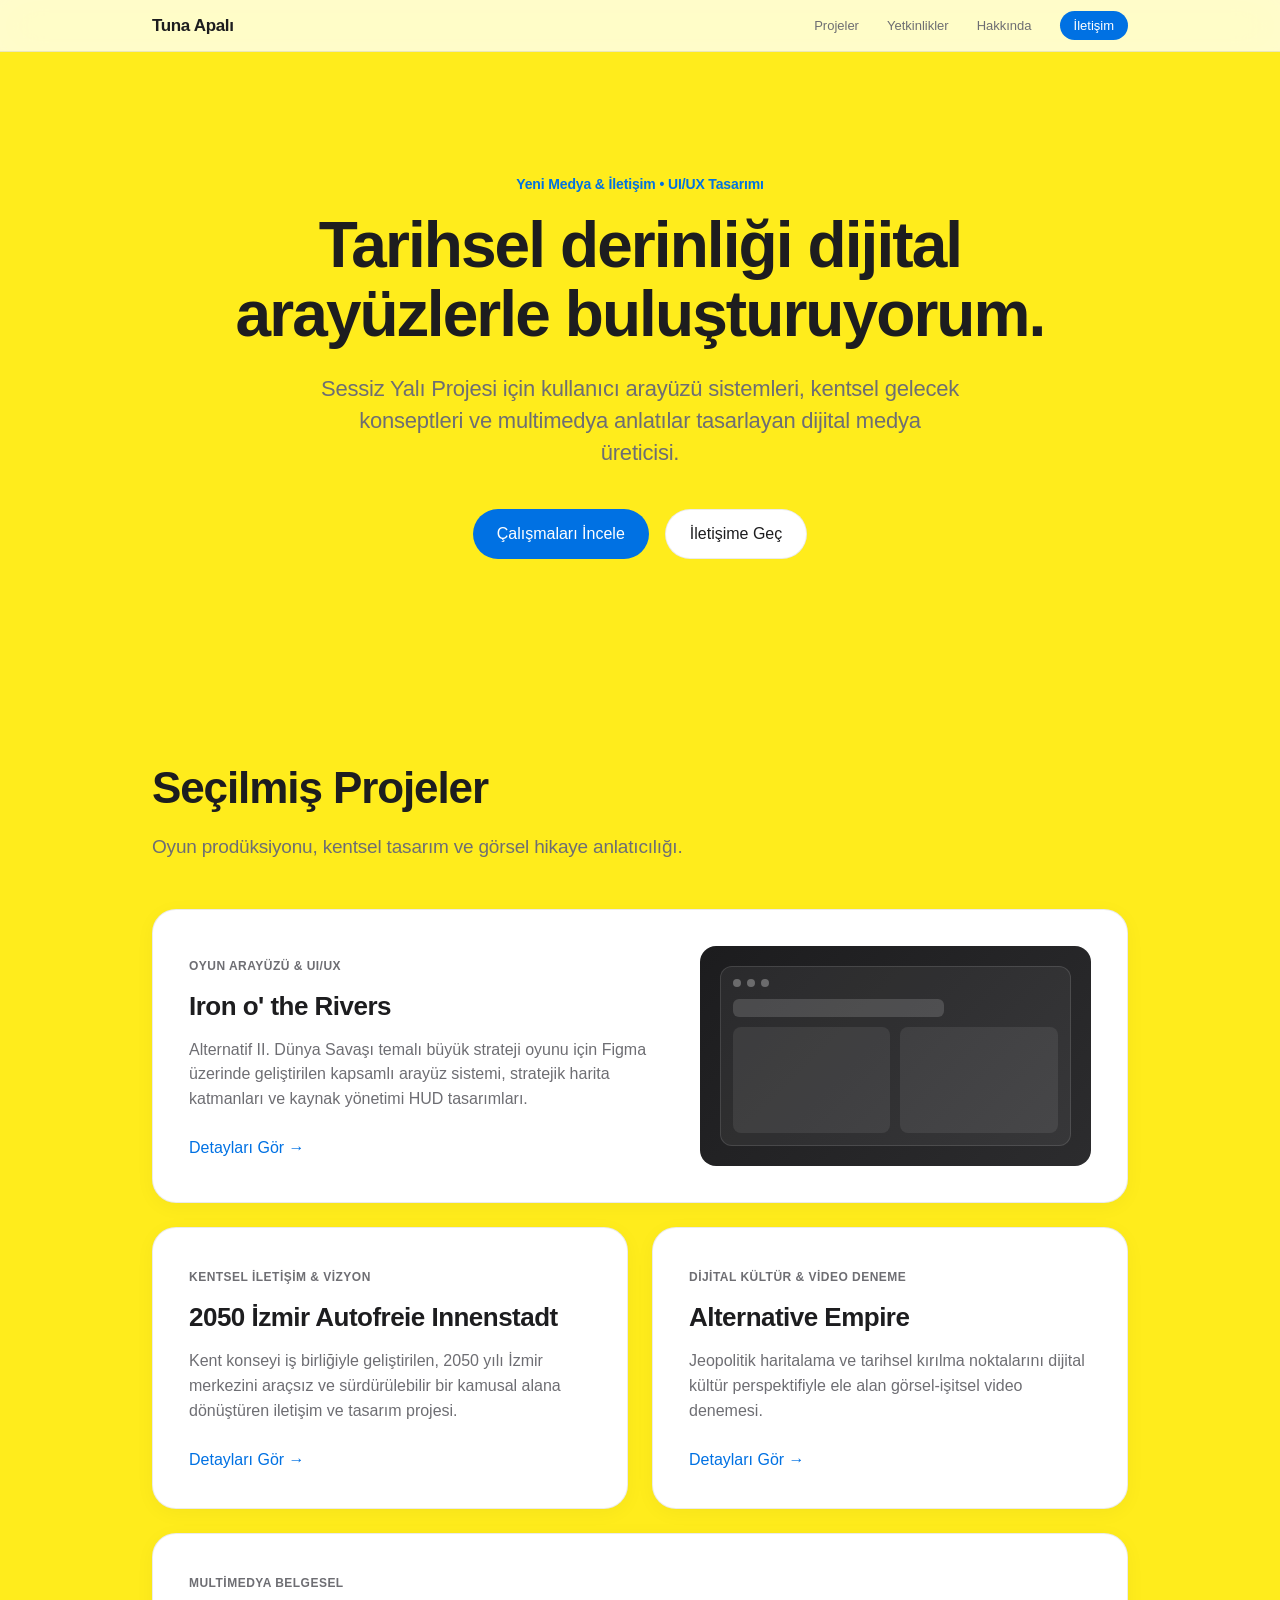
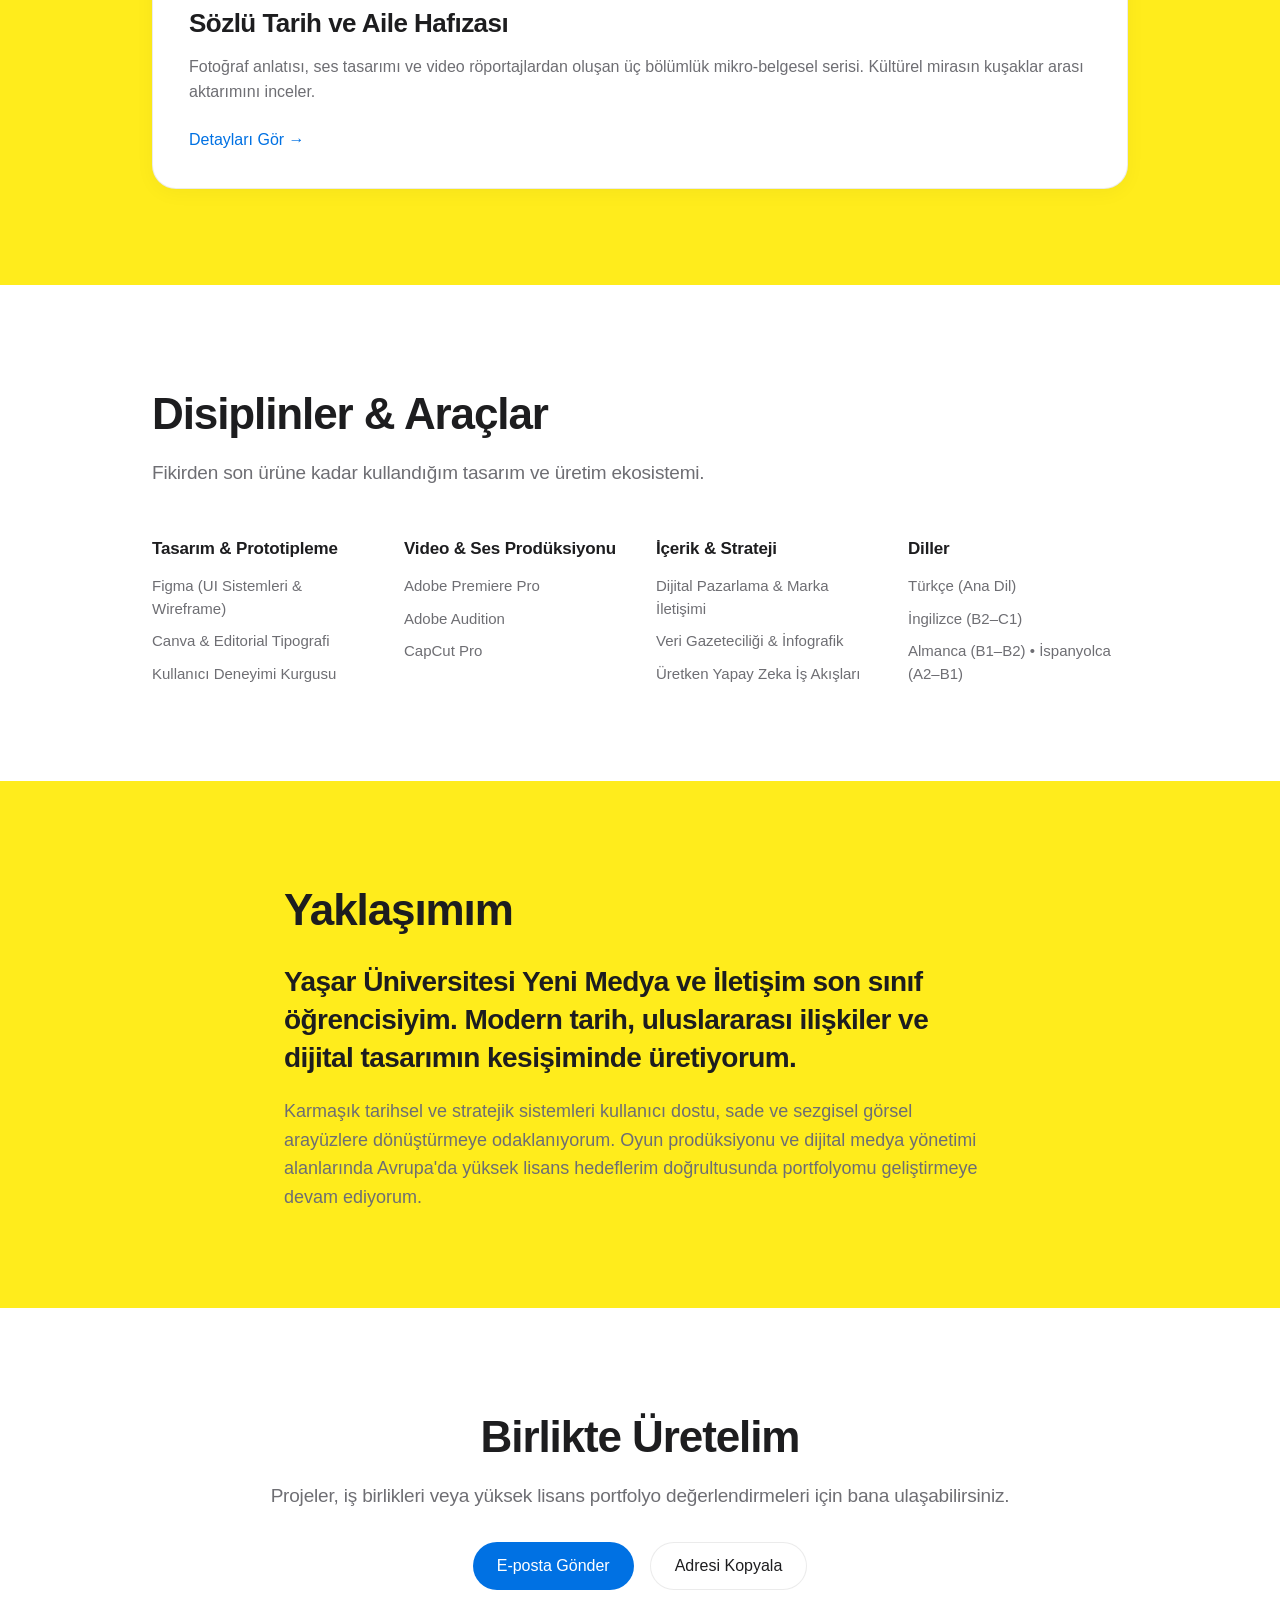
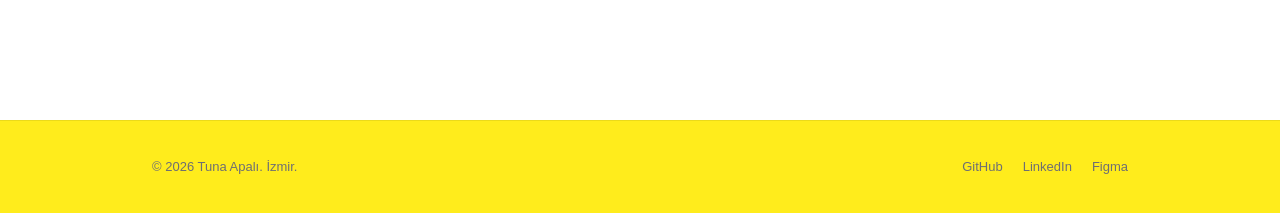
<file: sessiz yalı/index.html>
<!DOCTYPE html>
<html lang="tr">
<head>
    <meta charset="UTF-8">
    <meta name="viewport" content="width=device-width, initial-scale=1.0">
    <title>Tuna Apalı — Dijital Medya & UI/UX Tasarımı</title>
    <link rel="stylesheet" href="style.css">
</head>
<body>

    <!-- Apple HIG Translucent Navigation Bar -->
    <header class="navbar">
        <div class="nav-container">
            <a href="#" class="nav-logo">Tuna Apalı</a>
            <nav class="nav-links">
                <a href="#projeler">Projeler</a>
                <a href="#yetkinlikler">Yetkinlikler</a>
                <a href="#hakkinda">Hakkında</a>
                <a href="#iletisim" class="nav-cta">İletişim</a>
            </nav>
        </div>
    </header>

    <main>
        <!-- Hero Section -->
        <section class="hero reveal">
            <div class="container">
                <span class="eyebrow">Yeni Medya & İletişim • UI/UX Tasarımı</span>
                <h1 class="hero-title">Tarihsel derinliği dijital arayüzlerle buluşturuyorum.</h1>
                <p class="hero-subtitle">
                    Sessiz Yalı Projesi için kullanıcı arayüzü sistemleri, kentsel gelecek konseptleri ve multimedya anlatılar tasarlayan dijital medya üreticisi.
                </p>
                <div class="hero-actions">
                    <a href="#projeler" class="btn btn-primary">Çalışmaları İncele</a>
                    <a href="#iletisim" class="btn btn-secondary">İletişime Geç</a>
                </div>
            </div>
        </section>

        <!-- Bento Grid Projects Section -->
        <section id="projeler" class="section">
            <div class="container">
                <div class="section-header reveal">
                    <h2 class="section-title">Seçilmiş Projeler</h2>
                    <p class="section-desc">Oyun prodüksiyonu, kentsel tasarım ve görsel hikaye anlatıcılığı.</p>
                </div>

                <div class="bento-grid">
                    <!-- Project 1: Featured Large Card -->
                    <article class="bento-card card-large reveal" data-project="iron">
                        <div class="card-content">
                            <span class="card-tag">Oyun Arayüzü & UI/UX</span>
                            <h3 class="card-title">Iron o' the Rivers</h3>
                            <p class="card-text">
                                Alternatif II. Dünya Savaşı temalı büyük strateji oyunu için Figma üzerinde geliştirilen kapsamlı arayüz sistemi, stratejik harita katmanları ve kaynak yönetimi HUD tasarımları.
                            </p>
                            <button class="card-link open-modal" data-target="modal-iron">Detayları Gör →</button>
                        </div>
                        <div class="card-visual visual-iron">
                            <div class="mockup-window">
                                <div class="mockup-header">
                                    <span></span><span></span><span></span>
                                </div>
                                <div class="mockup-body">
                                    <div class="ui-bar"></div>
                                    <div class="ui-grid">
                                        <div class="ui-box"></div>
                                        <div class="ui-box"></div>
                                    </div>
                                </div>
                            </div>
                        </div>
                    </article>

                    <!-- Project 2 -->
                    <article class="bento-card reveal" data-project="izmir">
                        <div class="card-content">
                            <span class="card-tag">Kentsel İletişim & Vizyon</span>
                            <h3 class="card-title">2050 İzmir Autofreie Innenstadt</h3>
                            <p class="card-text">
                                Kent konseyi iş birliğiyle geliştirilen, 2050 yılı İzmir merkezini araçsız ve sürdürülebilir bir kamusal alana dönüştüren iletişim ve tasarım projesi.
                            </p>
                            <button class="card-link open-modal" data-target="modal-izmir">Detayları Gör →</button>
                        </div>
                    </article>

                    <!-- Project 3 -->
                    <article class="bento-card reveal" data-project="empire">
                        <div class="card-content">
                            <span class="card-tag">Dijital Kültür & Video Deneme</span>
                            <h3 class="card-title">Alternative Empire</h3>
                            <p class="card-text">
                                Jeopolitik haritalama ve tarihsel kırılma noktalarını dijital kültür perspektifiyle ele alan görsel-işitsel video denemesi.
                            </p>
                            <button class="card-link open-modal" data-target="modal-empire">Detayları Gör →</button>
                        </div>
                    </article>

                    <!-- Project 4: Wide Card -->
                    <article class="bento-card card-wide reveal" data-project="belgesel">
                        <div class="card-content">
                            <span class="card-tag">Multimedya Belgesel</span>
                            <h3 class="card-title">Sözlü Tarih ve Aile Hafızası</h3>
                            <p class="card-text">
                                Fotoğraf anlatısı, ses tasarımı ve video röportajlardan oluşan üç bölümlük mikro-belgesel serisi. Kültürel mirasın kuşaklar arası aktarımını inceler.
                            </p>
                            <button class="card-link open-modal" data-target="modal-belgesel">Detayları Gör →</button>
                        </div>
                    </article>
                </div>
            </div>
        </section>

        <!-- Skills & Tools Section -->
        <section id="yetkinlikler" class="section section-alt">
            <div class="container">
                <div class="section-header reveal">
                    <h2 class="section-title">Disiplinler & Araçlar</h2>
                    <p class="section-desc">Fikirden son ürüne kadar kullandığım tasarım ve üretim ekosistemi.</p>
                </div>

                <div class="skills-grid reveal">
                    <div class="skill-group">
                        <h4>Tasarım & Prototipleme</h4>
                        <ul>
                            <li>Figma (UI Sistemleri & Wireframe)</li>
                            <li>Canva & Editorial Tipografi</li>
                            <li>Kullanıcı Deneyimi Kurgusu</li>
                        </ul>
                    </div>
                    <div class="skill-group">
                        <h4>Video & Ses Prodüksiyonu</h4>
                        <ul>
                            <li>Adobe Premiere Pro</li>
                            <li>Adobe Audition</li>
                            <li>CapCut Pro</li>
                        </ul>
                    </div>
                    <div class="skill-group">
                        <h4>İçerik & Strateji</h4>
                        <ul>
                            <li>Dijital Pazarlama & Marka İletişimi</li>
                            <li>Veri Gazeteciliği & İnfografik</li>
                            <li>Üretken Yapay Zeka İş Akışları</li>
                        </ul>
                    </div>
                    <div class="skill-group">
                        <h4>Diller</h4>
                        <ul>
                            <li>Türkçe (Ana Dil)</li>
                            <li>İngilizce (B2–C1)</li>
                            <li>Almanca (B1–B2) • İspanyolca (A2–B1)</li>
                        </ul>
                    </div>
                </div>
            </div>
        </section>

        <!-- About Section -->
        <section id="hakkinda" class="section">
            <div class="container about-container reveal">
                <h2 class="section-title">Yaklaşımım</h2>
                <p class="about-lead">
                    Yaşar Üniversitesi Yeni Medya ve İletişim son sınıf öğrencisiyim. Modern tarih, uluslararası ilişkiler ve dijital tasarımın kesişiminde üretiyorum.
                </p>
                <p class="about-body">
                    Karmaşık tarihsel ve stratejik sistemleri kullanıcı dostu, sade ve sezgisel görsel arayüzlere dönüştürmeye odaklanıyorum. Oyun prodüksiyonu ve dijital medya yönetimi alanlarında Avrupa'da yüksek lisans hedeflerim doğrultusunda portfolyomu geliştirmeye devam ediyorum.
                </p>
            </div>
        </section>

        <!-- Contact Section -->
        <section id="iletisim" class="section section-alt">
            <div class="container contact-container reveal">
                <h2 class="section-title">Birlikte Üretelim</h2>
                <p class="section-desc">Projeler, iş birlikleri veya yüksek lisans portfolyo değerlendirmeleri için bana ulaşabilirsiniz.</p>
                <div class="contact-actions">
                    <a href="mailto:tunaapali@example.com" class="btn btn-primary">E-posta Gönder</a>
                    <button id="copy-email" class="btn btn-secondary" data-email="tunaapali@example.com">Adresi Kopyala</button>
                </div>
                <span id="copy-feedback" class="copy-feedback" aria-live="polite"></span>
            </div>
        </section>
    </main>

    <!-- Footer -->
    <footer class="footer">
        <div class="container footer-content">
            <p>© 2026 Tuna Apalı. İzmir.</p>
            <div class="social-links">
                <a href="https://github.com" target="_blank" rel="noopener">GitHub</a>
                <a href="https://linkedin.com" target="_blank" rel="noopener">LinkedIn</a>
                <a href="https://figma.com" target="_blank" rel="noopener">Figma</a>
            </div>
        </div>
    </footer>

    <!-- Apple HIG Sheet / Modal for Project Details -->
    <div id="project-modal" class="modal-backdrop" aria-hidden="true">
        <div class="modal-sheet" role="dialog" aria-modal="true">
            <div class="modal-header">
                <span id="modal-tag" class="card-tag">Kategori</span>
                <button id="close-modal" class="close-btn" aria-label="Kapat">✕</button>
            </div>
            <h3 id="modal-title" class="modal-title">Proje Başlığı</h3>
            <p id="modal-description" class="modal-description">Proje açıklaması buraya gelecek.</p>
            <div id="modal-details" class="modal-details"></div>
        </div>
    </div>

    <script src="script.js"></script>
</body>
</html>
</file>
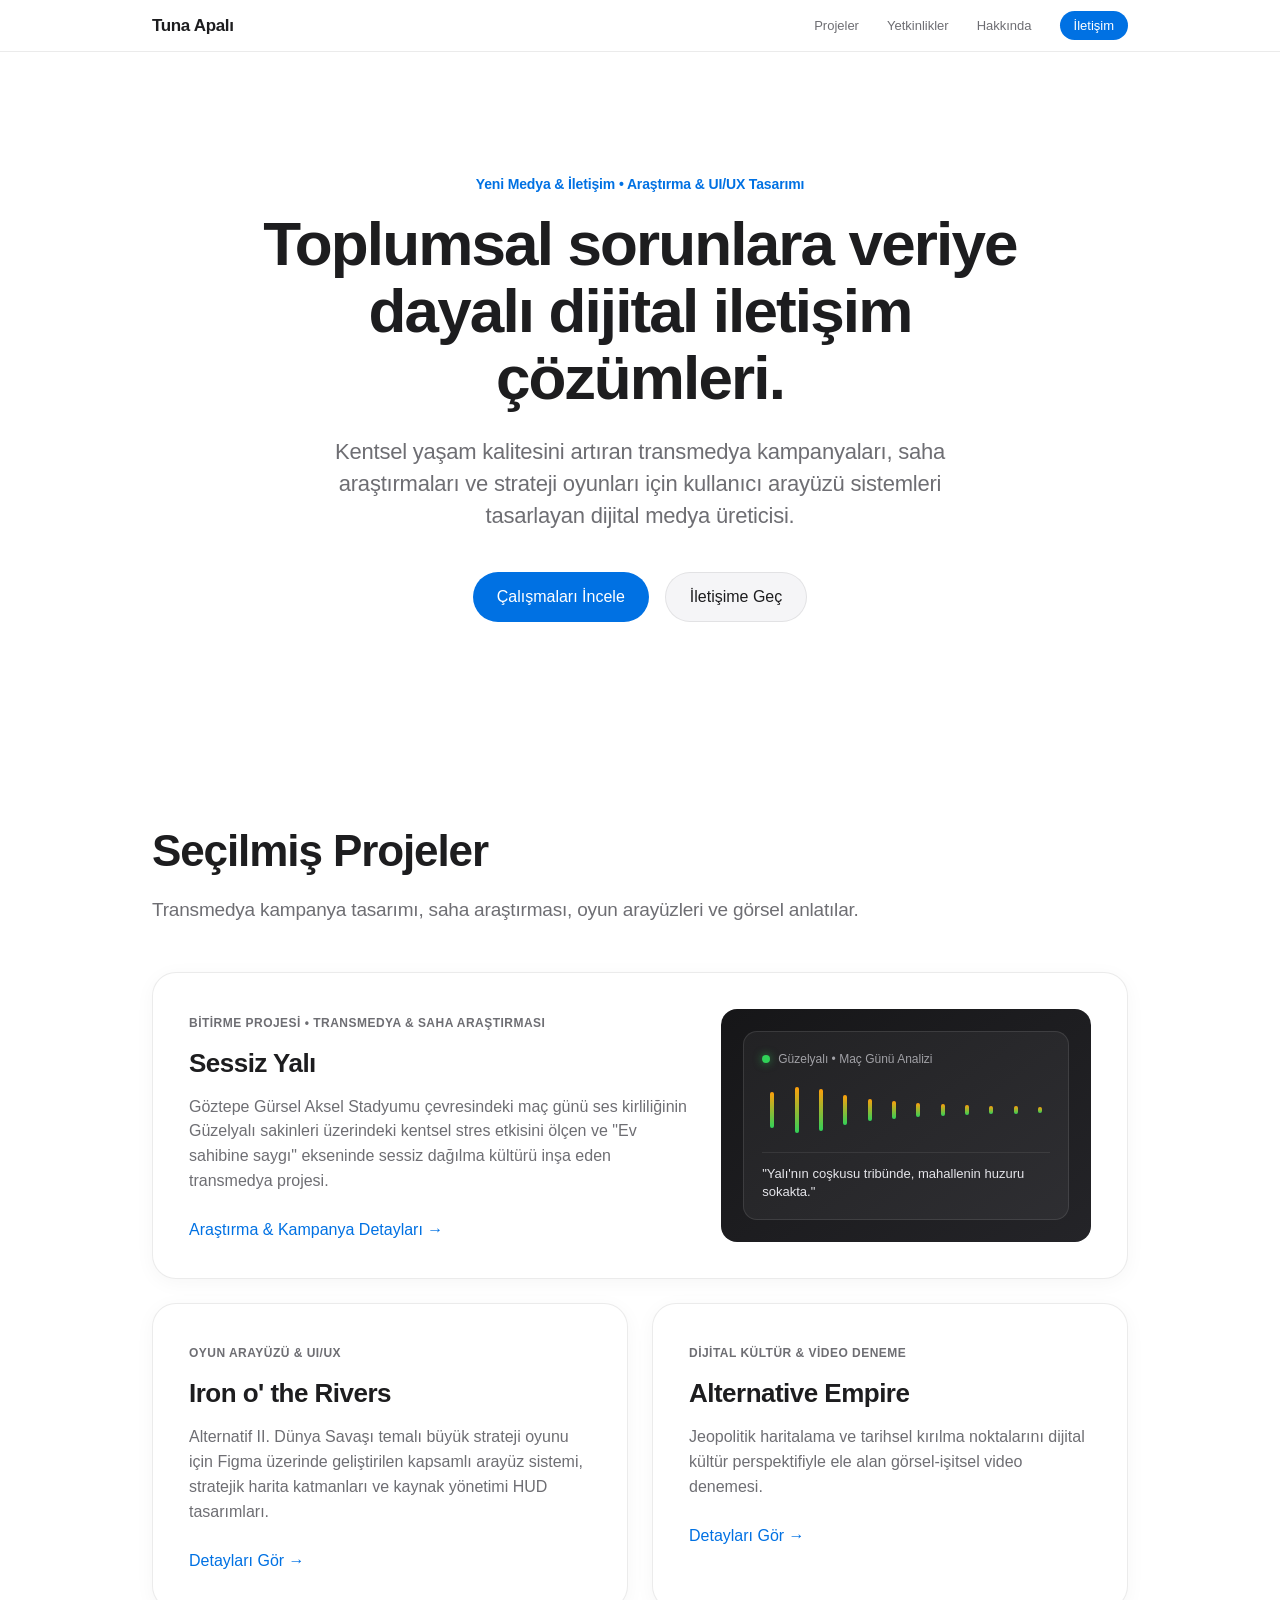
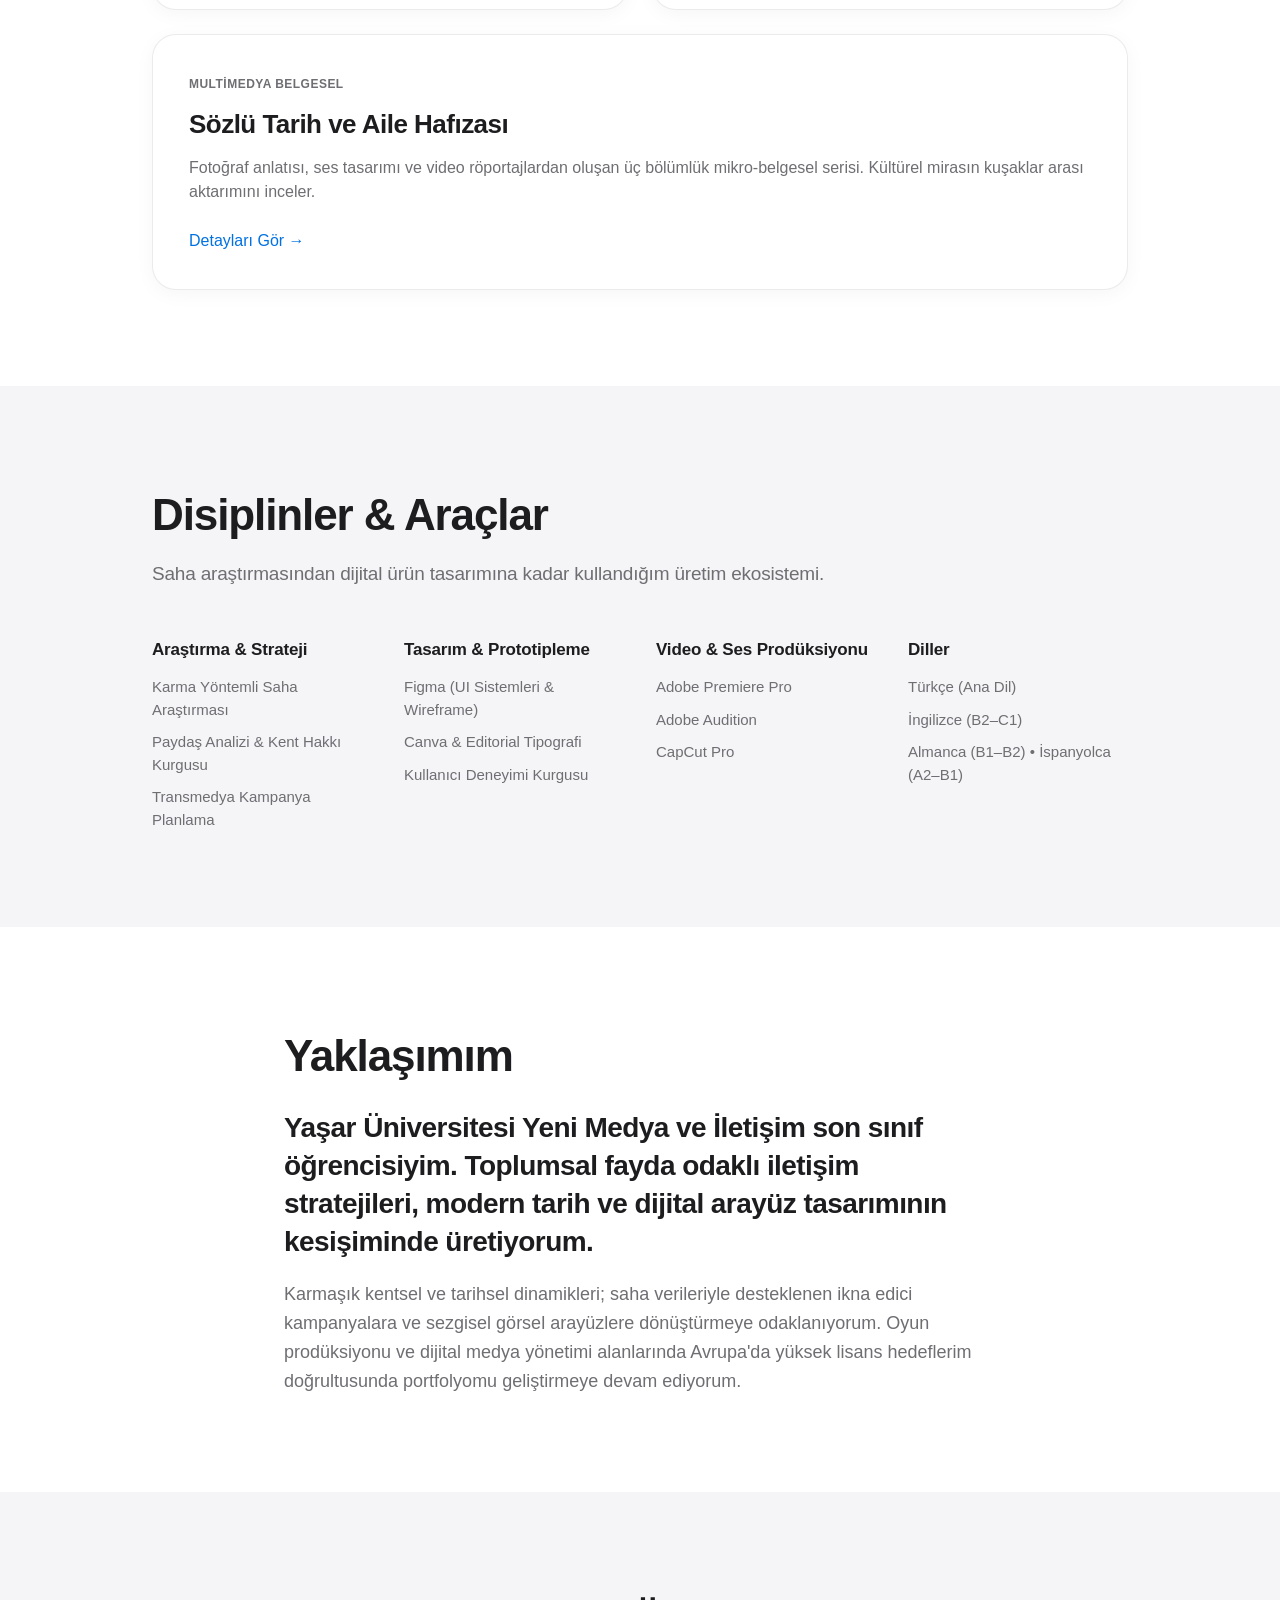
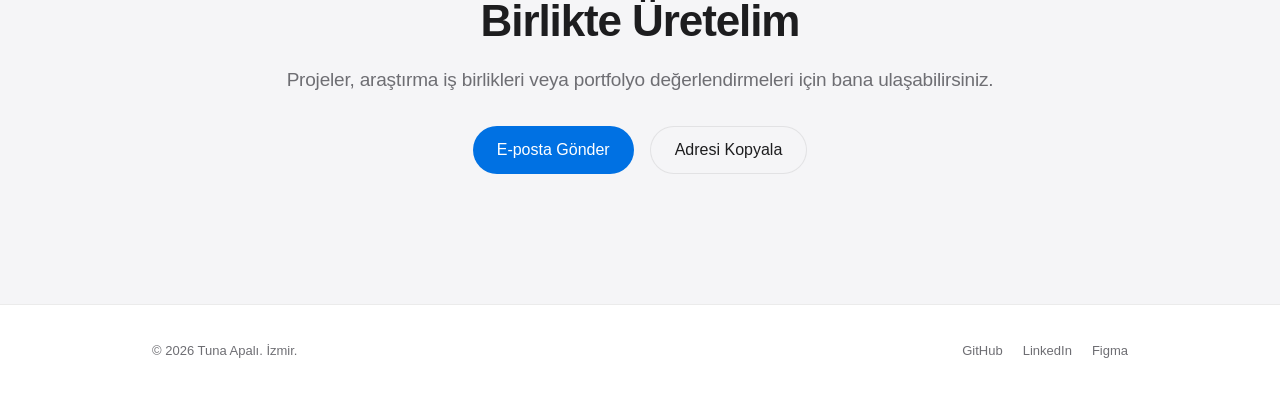
<file: sessizyali/index.html>
<!DOCTYPE html>
<html lang="tr">
<head>
    <meta charset="UTF-8">
    <meta name="viewport" content="width=device-width, initial-scale=1.0">
    <title>Tuna Apalı — Dijital Medya, Araştırma & UI/UX Tasarımı</title>
    <link rel="stylesheet" href="style.css">
</head>
<body>

    <!-- Apple HIG Translucent Navigation Bar -->
    <header class="navbar">
        <div class="nav-container">
            <a href="#" class="nav-logo">Tuna Apalı</a>
            <nav class="nav-links">
                <a href="#projeler">Projeler</a>
                <a href="#yetkinlikler">Yetkinlikler</a>
                <a href="#hakkinda">Hakkında</a>
                <a href="#iletisim" class="nav-cta">İletişim</a>
            </nav>
        </div>
    </header>

    <main>
        <!-- Hero Section -->
        <section class="hero reveal">
            <div class="container">
                <span class="eyebrow">Yeni Medya & İletişim • Araştırma & UI/UX Tasarımı</span>
                <h1 class="hero-title">Toplumsal sorunlara veriye dayalı dijital iletişim çözümleri.</h1>
                <p class="hero-subtitle">
                    Kentsel yaşam kalitesini artıran transmedya kampanyaları, saha araştırmaları ve strateji oyunları için kullanıcı arayüzü sistemleri tasarlayan dijital medya üreticisi.
                </p>
                <div class="hero-actions">
                    <a href="#projeler" class="btn btn-primary">Çalışmaları İncele</a>
                    <a href="#iletisim" class="btn btn-secondary">İletişime Geç</a>
                </div>
            </div>
        </section>

        <!-- Bento Grid Projects Section -->
        <section id="projeler" class="section">
            <div class="container">
                <div class="section-header reveal">
                    <h2 class="section-title">Seçilmiş Projeler</h2>
                    <p class="section-desc">Transmedya kampanya tasarımı, saha araştırması, oyun arayüzleri ve görsel anlatılar.</p>
                </div>

                <div class="bento-grid">
                    <!-- Project 1: Featured Large Card (Sessiz Yalı) -->
                    <article class="bento-card card-large reveal" data-project="sessiz-yali">
                        <div class="card-content">
                            <span class="card-tag">Bitirme Projesi • Transmedya & Saha Araştırması</span>
                            <h3 class="card-title">Sessiz Yalı</h3>
                            <p class="card-text">
                                Göztepe Gürsel Aksel Stadyumu çevresindeki maç günü ses kirliliğinin Güzelyalı sakinleri üzerindeki kentsel stres etkisini ölçen ve "Ev sahibine saygı" ekseninde sessiz dağılma kültürü inşa eden transmedya projesi.
                            </p>
                            <button class="card-link open-modal" data-target="modal-sessiz-yali">Araştırma & Kampanya Detayları →</button>
                        </div>
                        <div class="card-visual visual-sessiz">
                            <div class="sound-card">
                                <div class="sound-header">
                                    <span class="status-dot"></span>
                                    <span>Güzelyalı • Maç Günü Analizi</span>
                                </div>
                                <div class="waveform">
                                    <span></span><span></span><span></span><span></span><span></span>
                                    <span></span><span></span><span></span><span></span><span></span>
                                    <span></span><span></span>
                                </div>
                                <div class="sound-motto">
                                    "Yalı'nın coşkusu tribünde, mahallenin huzuru sokakta."
                                </div>
                            </div>
                        </div>
                    </article>

                    <!-- Project 2: Iron o' the Rivers -->
                    <article class="bento-card reveal" data-project="iron">
                        <div class="card-content">
                            <span class="card-tag">Oyun Arayüzü & UI/UX</span>
                            <h3 class="card-title">Iron o' the Rivers</h3>
                            <p class="card-text">
                                Alternatif II. Dünya Savaşı temalı büyük strateji oyunu için Figma üzerinde geliştirilen kapsamlı arayüz sistemi, stratejik harita katmanları ve kaynak yönetimi HUD tasarımları.
                            </p>
                            <button class="card-link open-modal" data-target="modal-iron">Detayları Gör →</button>
                        </div>
                    </article>

                    <!-- Project 3: Alternative Empire -->
                    <article class="bento-card reveal" data-project="empire">
                        <div class="card-content">
                            <span class="card-tag">Dijital Kültür & Video Deneme</span>
                            <h3 class="card-title">Alternative Empire</h3>
                            <p class="card-text">
                                Jeopolitik haritalama ve tarihsel kırılma noktalarını dijital kültür perspektifiyle ele alan görsel-işitsel video denemesi.
                            </p>
                            <button class="card-link open-modal" data-target="modal-empire">Detayları Gör →</button>
                        </div>
                    </article>

                    <!-- Project 4: Wide Card (Belgesel) -->
                    <article class="bento-card card-wide reveal" data-project="belgesel">
                        <div class="card-content">
                            <span class="card-tag">Multimedya Belgesel</span>
                            <h3 class="card-title">Sözlü Tarih ve Aile Hafızası</h3>
                            <p class="card-text">
                                Fotoğraf anlatısı, ses tasarımı ve video röportajlardan oluşan üç bölümlük mikro-belgesel serisi. Kültürel mirasın kuşaklar arası aktarımını inceler.
                            </p>
                            <button class="card-link open-modal" data-target="modal-belgesel">Detayları Gör →</button>
                        </div>
                    </article>
                </div>
            </div>
        </section>

        <!-- Skills & Tools Section -->
        <section id="yetkinlikler" class="section section-alt">
            <div class="container">
                <div class="section-header reveal">
                    <h2 class="section-title">Disiplinler & Araçlar</h2>
                    <p class="section-desc">Saha araştırmasından dijital ürün tasarımına kadar kullandığım üretim ekosistemi.</p>
                </div>

                <div class="skills-grid reveal">
                    <div class="skill-group">
                        <h4>Araştırma & Strateji</h4>
                        <ul>
                            <li>Karma Yöntemli Saha Araştırması</li>
                            <li>Paydaş Analizi & Kent Hakkı Kurgusu</li>
                            <li>Transmedya Kampanya Planlama</li>
                        </ul>
                    </div>
                    <div class="skill-group">
                        <h4>Tasarım & Prototipleme</h4>
                        <ul>
                            <li>Figma (UI Sistemleri & Wireframe)</li>
                            <li>Canva & Editorial Tipografi</li>
                            <li>Kullanıcı Deneyimi Kurgusu</li>
                        </ul>
                    </div>
                    <div class="skill-group">
                        <h4>Video & Ses Prodüksiyonu</h4>
                        <ul>
                            <li>Adobe Premiere Pro</li>
                            <li>Adobe Audition</li>
                            <li>CapCut Pro</li>
                        </ul>
                    </div>
                    <div class="skill-group">
                        <h4>Diller</h4>
                        <ul>
                            <li>Türkçe (Ana Dil)</li>
                            <li>İngilizce (B2–C1)</li>
                            <li>Almanca (B1–B2) • İspanyolca (A2–B1)</li>
                        </ul>
                    </div>
                </div>
            </div>
        </section>

        <!-- About Section -->
        <section id="hakkinda" class="section">
            <div class="container about-container reveal">
                <h2 class="section-title">Yaklaşımım</h2>
                <p class="about-lead">
                    Yaşar Üniversitesi Yeni Medya ve İletişim son sınıf öğrencisiyim. Toplumsal fayda odaklı iletişim stratejileri, modern tarih ve dijital arayüz tasarımının kesişiminde üretiyorum.
                </p>
                <p class="about-body">
                    Karmaşık kentsel ve tarihsel dinamikleri; saha verileriyle desteklenen ikna edici kampanyalara ve sezgisel görsel arayüzlere dönüştürmeye odaklanıyorum. Oyun prodüksiyonu ve dijital medya yönetimi alanlarında Avrupa'da yüksek lisans hedeflerim doğrultusunda portfolyomu geliştirmeye devam ediyorum.
                </p>
            </div>
        </section>

        <!-- Contact Section -->
        <section id="iletisim" class="section section-alt">
            <div class="container contact-container reveal">
                <h2 class="section-title">Birlikte Üretelim</h2>
                <p class="section-desc">Projeler, araştırma iş birlikleri veya portfolyo değerlendirmeleri için bana ulaşabilirsiniz.</p>
                <div class="contact-actions">
                    <a href="mailto:tunaapali@example.com" class="btn btn-primary">E-posta Gönder</a>
                    <button id="copy-email" class="btn btn-secondary" data-email="tunaapali@example.com">Adresi Kopyala</button>
                </div>
                <span id="copy-feedback" class="copy-feedback" aria-live="polite"></span>
            </div>
        </section>
    </main>

    <!-- Footer -->
    <footer class="footer">
        <div class="container footer-content">
            <p>© 2026 Tuna Apalı. İzmir.</p>
            <div class="social-links">
                <a href="https://github.com" target="_blank" rel="noopener">GitHub</a>
                <a href="https://linkedin.com" target="_blank" rel="noopener">LinkedIn</a>
                <a href="https://figma.com" target="_blank" rel="noopener">Figma</a>
            </div>
        </div>
    </footer>

    <!-- Apple HIG Sheet / Modal for Project Details -->
    <div id="project-modal" class="modal-backdrop" aria-hidden="true">
        <div class="modal-sheet" role="dialog" aria-modal="true">
            <div class="modal-header">
                <span id="modal-tag" class="card-tag">Kategori</span>
                <button id="close-modal" class="close-btn" aria-label="Kapat">✕</button>
            </div>
            <h3 id="modal-title" class="modal-title">Proje Başlığı</h3>
            <p id="modal-description" class="modal-description">Proje açıklaması buraya gelecek.</p>
            <div id="modal-details" class="modal-details"></div>
        </div>
    </div>

    <script src="script.js"></script>
</body>
</html>
</file>
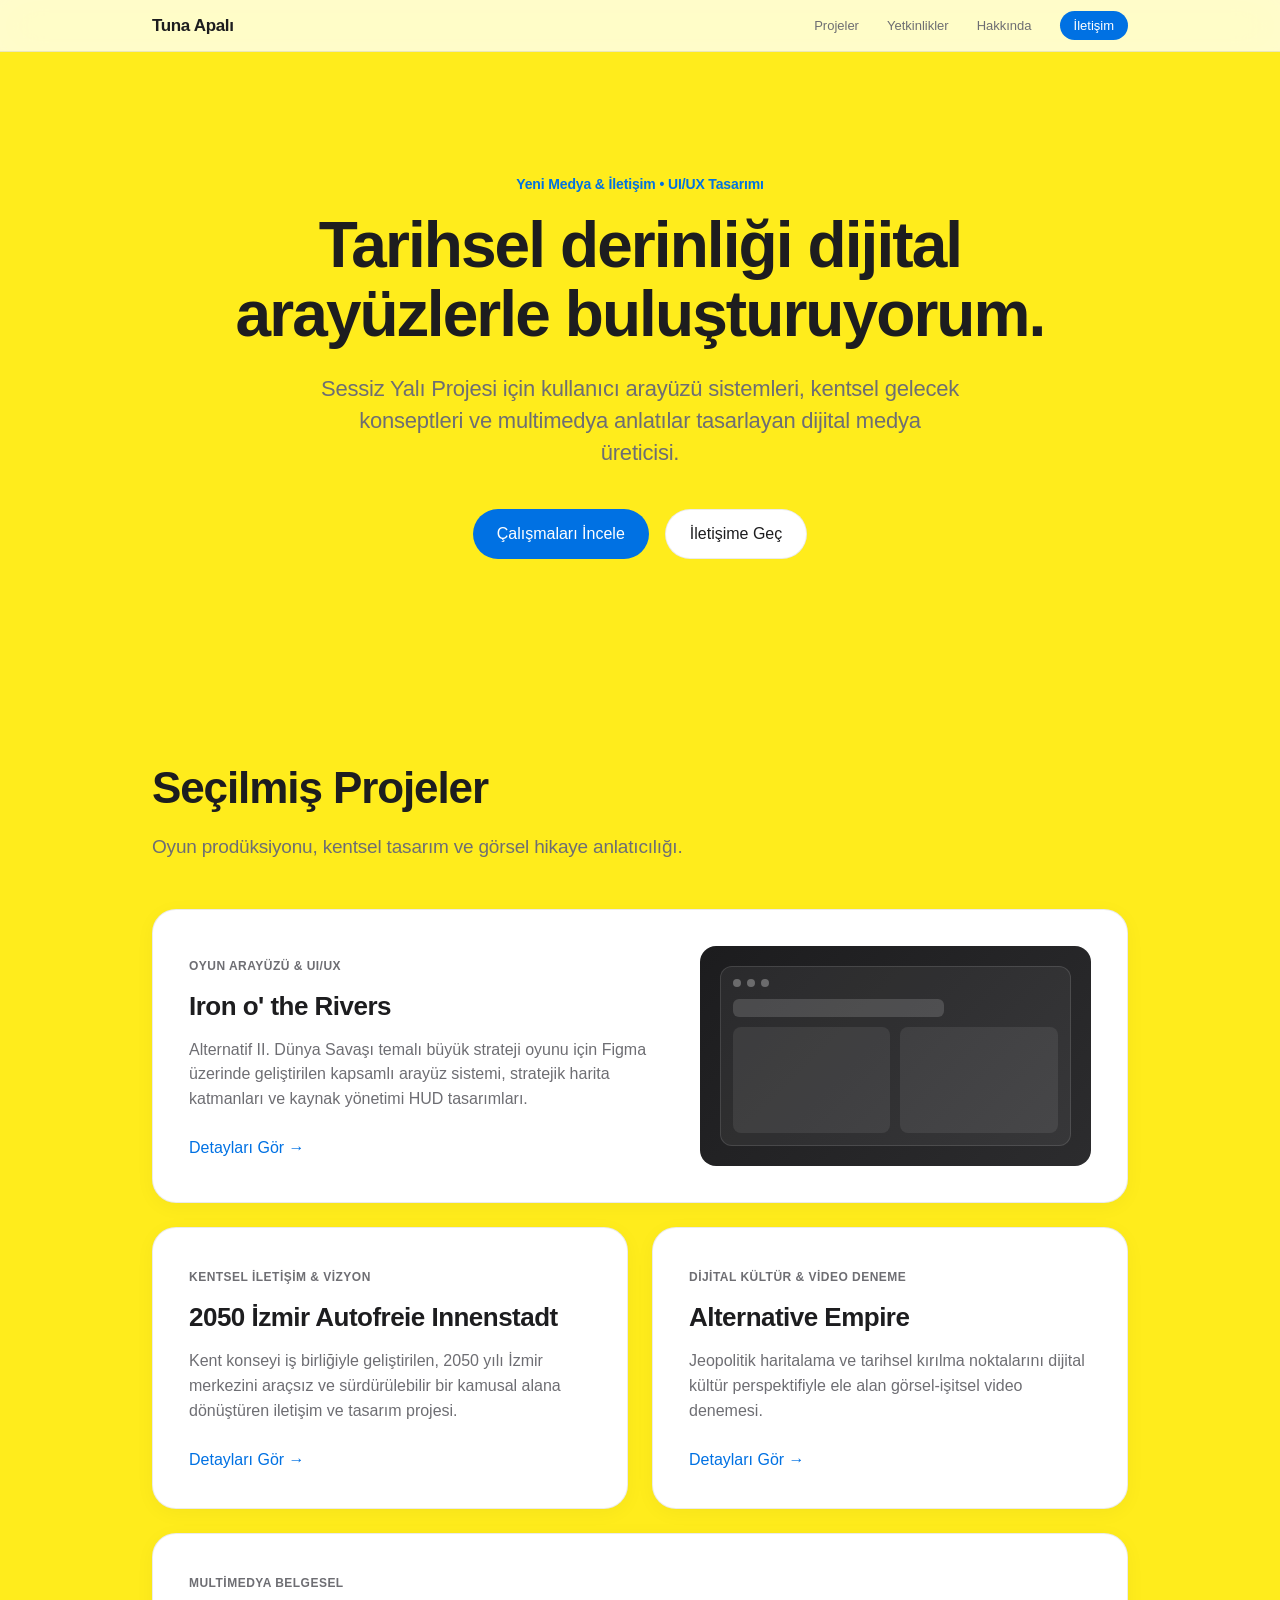
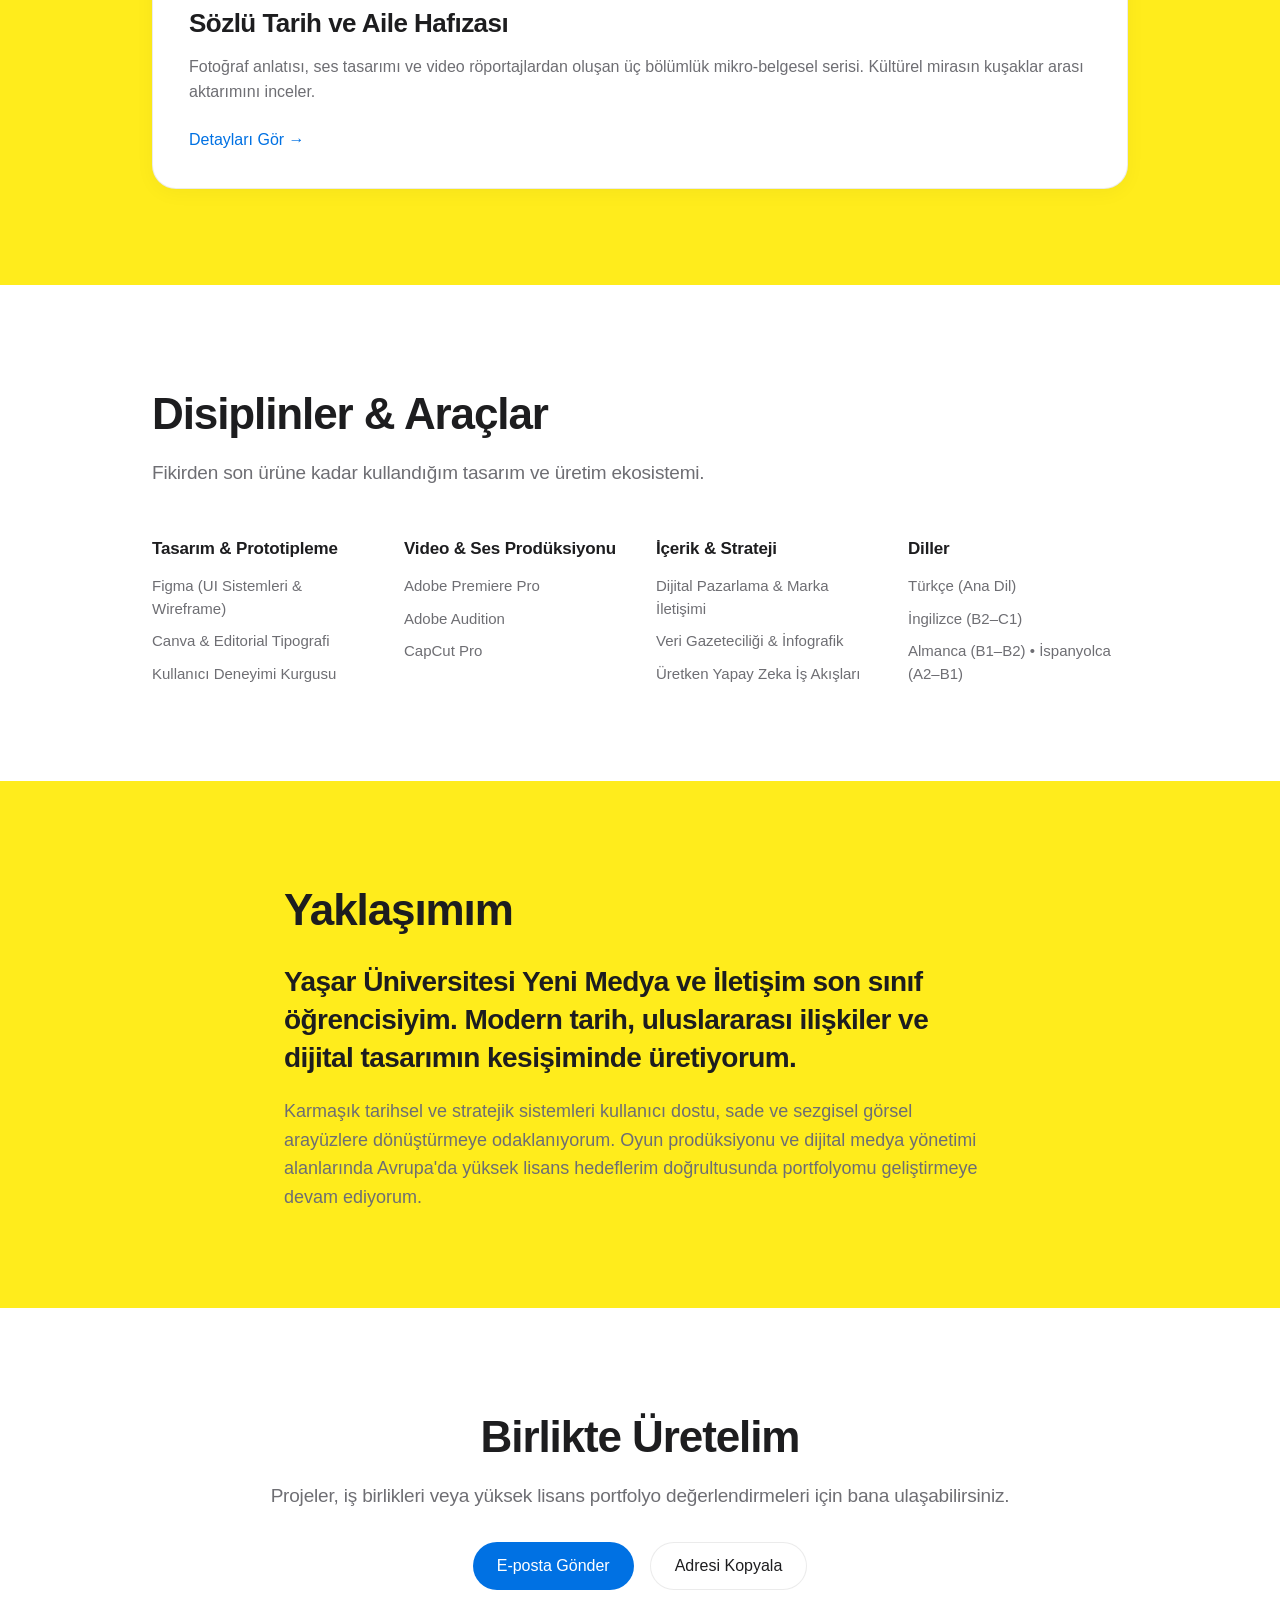
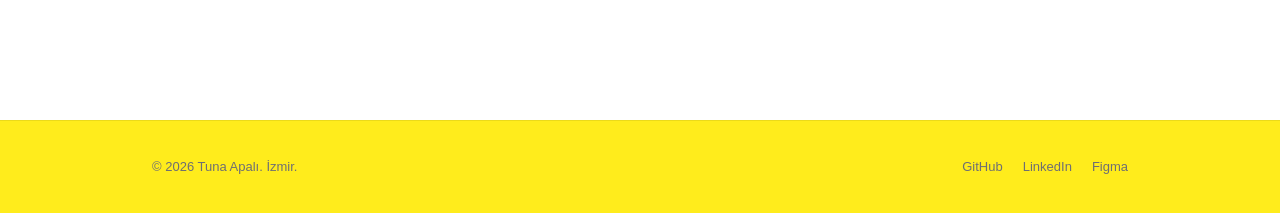
<file: sessiz yalı/gemini-code-1795421805162.html>
<!DOCTYPE html>
<html lang="tr">
<head>
    <meta charset="UTF-8">
    <meta name="viewport" content="width=device-width, initial-scale=1.0">
    <title>Tuna Apalı — Dijital Medya & UI/UX Tasarımı</title>
    <link rel="stylesheet" href="style.css">
</head>
<body>

    <!-- Apple HIG Translucent Navigation Bar -->
    <header class="navbar">
        <div class="nav-container">
            <a href="#" class="nav-logo">Tuna Apalı</a>
            <nav class="nav-links">
                <a href="#projeler">Projeler</a>
                <a href="#yetkinlikler">Yetkinlikler</a>
                <a href="#hakkinda">Hakkında</a>
                <a href="#iletisim" class="nav-cta">İletişim</a>
            </nav>
        </div>
    </header>

    <main>
        <!-- Hero Section -->
        <section class="hero reveal">
            <div class="container">
                <span class="eyebrow">Yeni Medya & İletişim • UI/UX Tasarımı</span>
                <h1 class="hero-title">Tarihsel derinliği dijital arayüzlerle buluşturuyorum.</h1>
                <p class="hero-subtitle">
                    Sessiz Yalı Projesi için kullanıcı arayüzü sistemleri, kentsel gelecek konseptleri ve multimedya anlatılar tasarlayan dijital medya üreticisi.
                </p>
                <div class="hero-actions">
                    <a href="#projeler" class="btn btn-primary">Çalışmaları İncele</a>
                    <a href="#iletisim" class="btn btn-secondary">İletişime Geç</a>
                </div>
            </div>
        </section>

        <!-- Bento Grid Projects Section -->
        <section id="projeler" class="section">
            <div class="container">
                <div class="section-header reveal">
                    <h2 class="section-title">Seçilmiş Projeler</h2>
                    <p class="section-desc">Oyun prodüksiyonu, kentsel tasarım ve görsel hikaye anlatıcılığı.</p>
                </div>

                <div class="bento-grid">
                    <!-- Project 1: Featured Large Card -->
                    <article class="bento-card card-large reveal" data-project="iron">
                        <div class="card-content">
                            <span class="card-tag">Oyun Arayüzü & UI/UX</span>
                            <h3 class="card-title">Iron o' the Rivers</h3>
                            <p class="card-text">
                                Alternatif II. Dünya Savaşı temalı büyük strateji oyunu için Figma üzerinde geliştirilen kapsamlı arayüz sistemi, stratejik harita katmanları ve kaynak yönetimi HUD tasarımları.
                            </p>
                            <button class="card-link open-modal" data-target="modal-iron">Detayları Gör →</button>
                        </div>
                        <div class="card-visual visual-iron">
                            <div class="mockup-window">
                                <div class="mockup-header">
                                    <span></span><span></span><span></span>
                                </div>
                                <div class="mockup-body">
                                    <div class="ui-bar"></div>
                                    <div class="ui-grid">
                                        <div class="ui-box"></div>
                                        <div class="ui-box"></div>
                                    </div>
                                </div>
                            </div>
                        </div>
                    </article>

                    <!-- Project 2 -->
                    <article class="bento-card reveal" data-project="izmir">
                        <div class="card-content">
                            <span class="card-tag">Kentsel İletişim & Vizyon</span>
                            <h3 class="card-title">2050 İzmir Autofreie Innenstadt</h3>
                            <p class="card-text">
                                Kent konseyi iş birliğiyle geliştirilen, 2050 yılı İzmir merkezini araçsız ve sürdürülebilir bir kamusal alana dönüştüren iletişim ve tasarım projesi.
                            </p>
                            <button class="card-link open-modal" data-target="modal-izmir">Detayları Gör →</button>
                        </div>
                    </article>

                    <!-- Project 3 -->
                    <article class="bento-card reveal" data-project="empire">
                        <div class="card-content">
                            <span class="card-tag">Dijital Kültür & Video Deneme</span>
                            <h3 class="card-title">Alternative Empire</h3>
                            <p class="card-text">
                                Jeopolitik haritalama ve tarihsel kırılma noktalarını dijital kültür perspektifiyle ele alan görsel-işitsel video denemesi.
                            </p>
                            <button class="card-link open-modal" data-target="modal-empire">Detayları Gör →</button>
                        </div>
                    </article>

                    <!-- Project 4: Wide Card -->
                    <article class="bento-card card-wide reveal" data-project="belgesel">
                        <div class="card-content">
                            <span class="card-tag">Multimedya Belgesel</span>
                            <h3 class="card-title">Sözlü Tarih ve Aile Hafızası</h3>
                            <p class="card-text">
                                Fotoğraf anlatısı, ses tasarımı ve video röportajlardan oluşan üç bölümlük mikro-belgesel serisi. Kültürel mirasın kuşaklar arası aktarımını inceler.
                            </p>
                            <button class="card-link open-modal" data-target="modal-belgesel">Detayları Gör →</button>
                        </div>
                    </article>
                </div>
            </div>
        </section>

        <!-- Skills & Tools Section -->
        <section id="yetkinlikler" class="section section-alt">
            <div class="container">
                <div class="section-header reveal">
                    <h2 class="section-title">Disiplinler & Araçlar</h2>
                    <p class="section-desc">Fikirden son ürüne kadar kullandığım tasarım ve üretim ekosistemi.</p>
                </div>

                <div class="skills-grid reveal">
                    <div class="skill-group">
                        <h4>Tasarım & Prototipleme</h4>
                        <ul>
                            <li>Figma (UI Sistemleri & Wireframe)</li>
                            <li>Canva & Editorial Tipografi</li>
                            <li>Kullanıcı Deneyimi Kurgusu</li>
                        </ul>
                    </div>
                    <div class="skill-group">
                        <h4>Video & Ses Prodüksiyonu</h4>
                        <ul>
                            <li>Adobe Premiere Pro</li>
                            <li>Adobe Audition</li>
                            <li>CapCut Pro</li>
                        </ul>
                    </div>
                    <div class="skill-group">
                        <h4>İçerik & Strateji</h4>
                        <ul>
                            <li>Dijital Pazarlama & Marka İletişimi</li>
                            <li>Veri Gazeteciliği & İnfografik</li>
                            <li>Üretken Yapay Zeka İş Akışları</li>
                        </ul>
                    </div>
                    <div class="skill-group">
                        <h4>Diller</h4>
                        <ul>
                            <li>Türkçe (Ana Dil)</li>
                            <li>İngilizce (B2–C1)</li>
                            <li>Almanca (B1–B2) • İspanyolca (A2–B1)</li>
                        </ul>
                    </div>
                </div>
            </div>
        </section>

        <!-- About Section -->
        <section id="hakkinda" class="section">
            <div class="container about-container reveal">
                <h2 class="section-title">Yaklaşımım</h2>
                <p class="about-lead">
                    Yaşar Üniversitesi Yeni Medya ve İletişim son sınıf öğrencisiyim. Modern tarih, uluslararası ilişkiler ve dijital tasarımın kesişiminde üretiyorum.
                </p>
                <p class="about-body">
                    Karmaşık tarihsel ve stratejik sistemleri kullanıcı dostu, sade ve sezgisel görsel arayüzlere dönüştürmeye odaklanıyorum. Oyun prodüksiyonu ve dijital medya yönetimi alanlarında Avrupa'da yüksek lisans hedeflerim doğrultusunda portfolyomu geliştirmeye devam ediyorum.
                </p>
            </div>
        </section>

        <!-- Contact Section -->
        <section id="iletisim" class="section section-alt">
            <div class="container contact-container reveal">
                <h2 class="section-title">Birlikte Üretelim</h2>
                <p class="section-desc">Projeler, iş birlikleri veya yüksek lisans portfolyo değerlendirmeleri için bana ulaşabilirsiniz.</p>
                <div class="contact-actions">
                    <a href="mailto:tunaapali@example.com" class="btn btn-primary">E-posta Gönder</a>
                    <button id="copy-email" class="btn btn-secondary" data-email="tunaapali@example.com">Adresi Kopyala</button>
                </div>
                <span id="copy-feedback" class="copy-feedback" aria-live="polite"></span>
            </div>
        </section>
    </main>

    <!-- Footer -->
    <footer class="footer">
        <div class="container footer-content">
            <p>© 2026 Tuna Apalı. İzmir.</p>
            <div class="social-links">
                <a href="https://github.com" target="_blank" rel="noopener">GitHub</a>
                <a href="https://linkedin.com" target="_blank" rel="noopener">LinkedIn</a>
                <a href="https://figma.com" target="_blank" rel="noopener">Figma</a>
            </div>
        </div>
    </footer>

    <!-- Apple HIG Sheet / Modal for Project Details -->
    <div id="project-modal" class="modal-backdrop" aria-hidden="true">
        <div class="modal-sheet" role="dialog" aria-modal="true">
            <div class="modal-header">
                <span id="modal-tag" class="card-tag">Kategori</span>
                <button id="close-modal" class="close-btn" aria-label="Kapat">✕</button>
            </div>
            <h3 id="modal-title" class="modal-title">Proje Başlığı</h3>
            <p id="modal-description" class="modal-description">Proje açıklaması buraya gelecek.</p>
            <div id="modal-details" class="modal-details"></div>
        </div>
    </div>

    <script src="script.js"></script>
</body>
</html>
</file>
<file: sessiz yalı/style.css>
/* Apple Human Interface Guidelines Inspired Tokens */
:root {
    --bg-primary: #ffec1c;
    --bg-secondary: #ffffff;
    --bg-card: #ffffff;
    --text-primary: #1d1d1f;
    --text-secondary: #6e6e73;
    --accent-blue: #0071e3;
    --accent-blue-hover: #0077ed;
    --border-subtle: rgba(0, 0, 0, 0.08);
    --nav-bg: rgba(255, 255, 255, 0.78);
    --shadow-sm: 0 4px 20px rgba(0, 0, 0, 0.04);
    --shadow-md: 0 12px 32px rgba(0, 0, 0, 0.08);
    --radius-lg: 24px;
    --radius-md: 16px;
    --radius-pill: 980px;
    --font-sans: -apple-system, BlinkMacSystemFont, "SF Pro Display", "SF Pro Text", "Helvetica Neue", Arial, sans-serif;
    --transition: all 0.35s cubic-bezier(0.25, 0.1, 0.25, 1);
}

/* Dark Mode Support (Automatic via System Preference) */
@media (prefers-color-scheme: dark) {
    :root {
        --bg-primary: #000000;
        --bg-secondary: #111113;
        --bg-card: #1c1c1e;
        --text-primary: #f5f5f7;
        --text-secondary: #86868b;
        --accent-blue: #2997ff;
        --accent-blue-hover: #40a3ff;
        --border-subtle: rgba(255, 255, 255, 0.12);
        --nav-bg: rgba(28, 28, 30, 0.78);
        --shadow-sm: 0 4px 20px rgba(0, 0, 0, 0.3);
        --shadow-md: 0 12px 32px rgba(0, 0, 0, 0.5);
    }
}

/* Reset & Base */
* {
    margin: 0;
    padding: 0;
    box-sizing: border-box;
}

html {
    scroll-behavior: smooth;
    font-family: var(--font-sans);
    background-color: var(--bg-primary);
    color: var(--text-primary);
    -webkit-font-smoothing: antialiased;
    -moz-osx-font-smoothing: grayscale;
}

body {
    line-height: 1.5;
    overflow-x: hidden;
}

.container {
    max-width: 1024px;
    margin: 0 auto;
    padding: 0 24px;
}

/* Translucent Glass Navigation Bar */
.navbar {
    position: sticky;
    top: 0;
    z-index: 100;
    height: 52px;
    background: var(--nav-bg);
    backdrop-filter: saturate(180%) blur(20px);
    -webkit-backdrop-filter: saturate(180%) blur(20px);
    border-bottom: 1px solid var(--border-subtle);
}

.nav-container {
    max-width: 1024px;
    height: 100%;
    margin: 0 auto;
    padding: 0 24px;
    display: flex;
    align-items: center;
    justify-content: space-between;
}

.nav-logo {
    font-size: 17px;
    font-weight: 600;
    letter-spacing: -0.02em;
    color: var(--text-primary);
    text-decoration: none;
}

.nav-links {
    display: flex;
    align-items: center;
    gap: 28px;
}

.nav-links a {
    font-size: 13px;
    font-weight: 400;
    color: var(--text-secondary);
    text-decoration: none;
    transition: color 0.2s ease;
}

.nav-links a:hover {
    color: var(--text-primary);
}

.nav-links .nav-cta {
    background-color: var(--accent-blue);
    color: #ffffff;
    padding: 5px 14px;
    border-radius: var(--radius-pill);
    font-weight: 500;
}

.nav-links .nav-cta:hover {
    background-color: var(--accent-blue-hover);
    color: #ffffff;
}

/* Hero Section */
.hero {
    padding: 120px 0 100px;
    text-align: center;
}

.eyebrow {
    display: inline-block;
    font-size: 14px;
    font-weight: 600;
    color: var(--accent-blue);
    letter-spacing: -0.01em;
    margin-bottom: 16px;
}

.hero-title {
    font-size: clamp(40px, 6vw, 64px);
    font-weight: 700;
    line-height: 1.08;
    letter-spacing: -0.03em;
    max-width: 820px;
    margin: 0 auto 24px;
}

.hero-subtitle {
    font-size: clamp(18px, 2.5vw, 22px);
    font-weight: 400;
    color: var(--text-secondary);
    max-width: 640px;
    margin: 0 auto 40px;
    line-height: 1.45;
    letter-spacing: -0.01em;
}

.hero-actions {
    display: flex;
    justify-content: center;
    gap: 16px;
    flex-wrap: wrap;
}

/* Apple Pill Buttons */
.btn {
    display: inline-flex;
    align-items: center;
    justify-content: center;
    padding: 12px 24px;
    font-size: 16px;
    font-weight: 500;
    border-radius: var(--radius-pill);
    text-decoration: none;
    border: none;
    cursor: pointer;
    transition: var(--transition);
    font-family: inherit;
}

.btn-primary {
    background-color: var(--accent-blue);
    color: #ffffff;
}

.btn-primary:hover {
    background-color: var(--accent-blue-hover);
    transform: scale(1.02);
}

.btn-secondary {
    background-color: var(--bg-secondary);
    color: var(--text-primary);
    border: 1px solid var(--border-subtle);
}

.btn-secondary:hover {
    background-color: var(--border-subtle);
}

/* Sections */
.section {
    padding: 96px 0;
}

.section-alt {
    background-color: var(--bg-secondary);
}

.section-header {
    margin-bottom: 48px;
}

.section-title {
    font-size: clamp(32px, 4vw, 44px);
    font-weight: 700;
    letter-spacing: -0.025em;
    margin-bottom: 12px;
}

.section-desc {
    font-size: 19px;
    color: var(--text-secondary);
    letter-spacing: -0.01em;
}

/* Bento Grid */
.bento-grid {
    display: grid;
    grid-template-columns: repeat(2, 1fr);
    gap: 24px;
}

.bento-card {
    background-color: var(--bg-card);
    border: 1px solid var(--border-subtle);
    border-radius: var(--radius-lg);
    padding: 36px;
    box-shadow: var(--shadow-sm);
    transition: var(--transition);
    display: flex;
    flex-direction: column;
    justify-content: space-between;
}

.bento-card:hover {
    transform: translateY(-4px);
    box-shadow: var(--shadow-md);
}

.card-large {
    grid-column: span 2;
    display: grid;
    grid-template-columns: 1.1fr 0.9fr;
    gap: 32px;
    align-items: center;
}

.card-wide {
    grid-column: span 2;
}

.card-tag {
    display: inline-block;
    font-size: 12px;
    font-weight: 600;
    text-transform: uppercase;
    letter-spacing: 0.04em;
    color: var(--text-secondary);
    margin-bottom: 12px;
}

.card-title {
    font-size: 26px;
    font-weight: 700;
    letter-spacing: -0.02em;
    margin-bottom: 12px;
}

.card-text {
    font-size: 16px;
    color: var(--text-secondary);
    line-height: 1.55;
    margin-bottom: 24px;
}

.card-link {
    background: none;
    border: none;
    padding: 0;
    font-family: inherit;
    font-size: 16px;
    font-weight: 500;
    color: var(--accent-blue);
    cursor: pointer;
    text-align: left;
    transition: opacity 0.2s ease;
}

.card-link:hover {
    opacity: 0.75;
}

/* Minimal UI Mockup Inside Featured Card */
.visual-iron {
    background: linear-gradient(135deg, #1c1c1e 0%, #2c2c2e 100%);
    border-radius: var(--radius-md);
    padding: 20px;
    height: 220px;
    display: flex;
    align-items: center;
    justify-content: center;
}

.mockup-window {
    width: 100%;
    height: 100%;
    background: rgba(255, 255, 255, 0.06);
    border: 1px solid rgba(255, 255, 255, 0.12);
    border-radius: 12px;
    padding: 12px;
    display: flex;
    flex-direction: column;
    gap: 12px;
}

.mockup-header {
    display: flex;
    gap: 6px;
}

.mockup-header span {
    width: 8px;
    height: 8px;
    border-radius: 50%;
    background: rgba(255, 255, 255, 0.3);
}

.mockup-body {
    flex: 1;
    display: flex;
    flex-direction: column;
    gap: 10px;
}

.ui-bar {
    height: 18px;
    width: 65%;
    background: rgba(255, 255, 255, 0.15);
    border-radius: 6px;
}

.ui-grid {
    flex: 1;
    display: grid;
    grid-template-columns: 1fr 1fr;
    gap: 10px;
}

.ui-box {
    background: rgba(255, 255, 255, 0.08);
    border-radius: 8px;
}

/* Skills Grid */
.skills-grid {
    display: grid;
    grid-template-columns: repeat(auto-fit, minmax(210px, 1fr));
    gap: 32px;
}

.skill-group h4 {
    font-size: 17px;
    font-weight: 600;
    margin-bottom: 14px;
    letter-spacing: -0.01em;
}

.skill-group ul {
    list-style: none;
    display: flex;
    flex-direction: column;
    gap: 10px;
}

.skill-group li {
    font-size: 15px;
    color: var(--text-secondary);
}

/* About Section */
.about-container {
    max-width: 760px;
}

.about-lead {
    font-size: clamp(22px, 3vw, 28px);
    font-weight: 600;
    line-height: 1.35;
    letter-spacing: -0.02em;
    margin: 20px 0;
}

.about-body {
    font-size: 18px;
    color: var(--text-secondary);
    line-height: 1.6;
}

/* Contact Section */
.contact-container {
    text-align: center;
}

.contact-actions {
    display: flex;
    justify-content: center;
    gap: 16px;
    margin-top: 32px;
    flex-wrap: wrap;
}

.copy-feedback {
    display: block;
    margin-top: 14px;
    font-size: 14px;
    color: var(--accent-blue);
    min-height: 20px;
}

/* Footer */
.footer {
    padding: 36px 0;
    border-top: 1px solid var(--border-subtle);
    font-size: 13px;
    color: var(--text-secondary);
}

.footer-content {
    display: flex;
    justify-content: space-between;
    align-items: center;
}

.social-links {
    display: flex;
    gap: 20px;
}

.social-links a {
    color: var(--text-secondary);
    text-decoration: none;
    transition: color 0.2s ease;
}

.social-links a:hover {
    color: var(--text-primary);
}

/* Apple Sheet Modal */
.modal-backdrop {
    position: fixed;
    inset: 0;
    background: rgba(0, 0, 0, 0.45);
    backdrop-filter: blur(8px);
    -webkit-backdrop-filter: blur(8px);
    z-index: 200;
    display: flex;
    align-items: center;
    justify-content: center;
    padding: 20px;
    opacity: 0;
    pointer-events: none;
    transition: opacity 0.25s ease;
}

.modal-backdrop.active {
    opacity: 1;
    pointer-events: auto;
}

.modal-sheet {
    background: var(--bg-card);
    border: 1px solid var(--border-subtle);
    border-radius: var(--radius-lg);
    max-width: 560px;
    width: 100%;
    padding: 32px;
    box-shadow: var(--shadow-md);
    transform: scale(0.95) translateY(10px);
    transition: transform 0.3s cubic-bezier(0.25, 0.1, 0.25, 1);
}

.modal-backdrop.active .modal-sheet {
    transform: scale(1) translateY(0);
}

.modal-header {
    display: flex;
    justify-content: space-between;
    align-items: center;
    margin-bottom: 12px;
}

.close-btn {
    width: 30px;
    height: 30px;
    border-radius: 50%;
    border: none;
    background: var(--bg-secondary);
    color: var(--text-secondary);
    cursor: pointer;
    font-size: 14px;
    display: flex;
    align-items: center;
    justify-content: center;
}

.modal-title {
    font-size: 26px;
    font-weight: 700;
    letter-spacing: -0.02em;
    margin-bottom: 14px;
}

.modal-description {
    font-size: 16px;
    color: var(--text-secondary);
    line-height: 1.6;
    margin-bottom: 20px;
}

.modal-details {
    padding-top: 16px;
    border-top: 1px solid var(--border-subtle);
    font-size: 14px;
    color: var(--text-primary);
    display: flex;
    flex-direction: column;
    gap: 8px;
}

/* Scroll Reveal Animation */
.reveal {
    opacity: 0;
    transform: translateY(20px);
    transition: opacity 0.7s ease, transform 0.7s cubic-bezier(0.25, 0.1, 0.25, 1);
}

.reveal.visible {
    opacity: 1;
    transform: translateY(0);
}

/* Responsive Design */
@media (max-width: 768px) {
    .bento-grid {
        grid-template-columns: 1fr;
    }

    .card-large, .card-wide {
        grid-column: span 1;
        grid-template-columns: 1fr;
    }

    .nav-links a:not(.nav-cta) {
        display: none;
    }
}
</file>
<file: sessizyali/style.css>
/* Apple Human Interface Guidelines Inspired Tokens */
:root {
    --bg-primary: #ffffff;
    --bg-secondary: #f5f5f7;
    --bg-card: #ffffff;
    --text-primary: #1d1d1f;
    --text-secondary: #6e6e73;
    --accent-blue: #0071e3;
    --accent-blue-hover: #0077ed;
    --border-subtle: rgba(0, 0, 0, 0.08);
    --nav-bg: rgba(255, 255, 255, 0.78);
    --shadow-sm: 0 4px 20px rgba(0, 0, 0, 0.04);
    --shadow-md: 0 12px 32px rgba(0, 0, 0, 0.08);
    --radius-lg: 24px;
    --radius-md: 16px;
    --radius-pill: 980px;
    --font-sans: -apple-system, BlinkMacSystemFont, "SF Pro Display", "SF Pro Text", "Helvetica Neue", Arial, sans-serif;
    --transition: all 0.35s cubic-bezier(0.25, 0.1, 0.25, 1);
}

/* Dark Mode Support (Automatic via System Preference) */
@media (prefers-color-scheme: dark) {
    :root {
        --bg-primary: #000000;
        --bg-secondary: #111113;
        --bg-card: #1c1c1e;
        --text-primary: #f5f5f7;
        --text-secondary: #86868b;
        --accent-blue: #2997ff;
        --accent-blue-hover: #40a3ff;
        --border-subtle: rgba(255, 255, 255, 0.12);
        --nav-bg: rgba(28, 28, 30, 0.78);
        --shadow-sm: 0 4px 20px rgba(0, 0, 0, 0.3);
        --shadow-md: 0 12px 32px rgba(0, 0, 0, 0.5);
    }
}

/* Reset & Base */
* {
    margin: 0;
    padding: 0;
    box-sizing: border-box;
}

html {
    scroll-behavior: smooth;
    font-family: var(--font-sans);
    background-color: var(--bg-primary);
    color: var(--text-primary);
    -webkit-font-smoothing: antialiased;
    -moz-osx-font-smoothing: grayscale;
}

body {
    line-height: 1.5;
    overflow-x: hidden;
}

.container {
    max-width: 1024px;
    margin: 0 auto;
    padding: 0 24px;
}

/* Translucent Glass Navigation Bar */
.navbar {
    position: sticky;
    top: 0;
    z-index: 100;
    height: 52px;
    background: var(--nav-bg);
    backdrop-filter: saturate(180%) blur(20px);
    -webkit-backdrop-filter: saturate(180%) blur(20px);
    border-bottom: 1px solid var(--border-subtle);
}

.nav-container {
    max-width: 1024px;
    height: 100%;
    margin: 0 auto;
    padding: 0 24px;
    display: flex;
    align-items: center;
    justify-content: space-between;
}

.nav-logo {
    font-size: 17px;
    font-weight: 600;
    letter-spacing: -0.02em;
    color: var(--text-primary);
    text-decoration: none;
}

.nav-links {
    display: flex;
    align-items: center;
    gap: 28px;
}

.nav-links a {
    font-size: 13px;
    font-weight: 400;
    color: var(--text-secondary);
    text-decoration: none;
    transition: color 0.2s ease;
}

.nav-links a:hover {
    color: var(--text-primary);
}

.nav-links .nav-cta {
    background-color: var(--accent-blue);
    color: #ffffff;
    padding: 5px 14px;
    border-radius: var(--radius-pill);
    font-weight: 500;
}

.nav-links .nav-cta:hover {
    background-color: var(--accent-blue-hover);
    color: #ffffff;
}

/* Hero Section */
.hero {
    padding: 120px 0 100px;
    text-align: center;
}

.eyebrow {
    display: inline-block;
    font-size: 14px;
    font-weight: 600;
    color: var(--accent-blue);
    letter-spacing: -0.01em;
    margin-bottom: 16px;
}

.hero-title {
    font-size: clamp(38px, 5.8vw, 62px);
    font-weight: 700;
    line-height: 1.08;
    letter-spacing: -0.03em;
    max-width: 840px;
    margin: 0 auto 24px;
}

.hero-subtitle {
    font-size: clamp(18px, 2.5vw, 22px);
    font-weight: 400;
    color: var(--text-secondary);
    max-width: 660px;
    margin: 0 auto 40px;
    line-height: 1.45;
    letter-spacing: -0.01em;
}

.hero-actions {
    display: flex;
    justify-content: center;
    gap: 16px;
    flex-wrap: wrap;
}

/* Apple Pill Buttons */
.btn {
    display: inline-flex;
    align-items: center;
    justify-content: center;
    padding: 12px 24px;
    font-size: 16px;
    font-weight: 500;
    border-radius: var(--radius-pill);
    text-decoration: none;
    border: none;
    cursor: pointer;
    transition: var(--transition);
    font-family: inherit;
}

.btn-primary {
    background-color: var(--accent-blue);
    color: #ffffff;
}

.btn-primary:hover {
    background-color: var(--accent-blue-hover);
    transform: scale(1.02);
}

.btn-secondary {
    background-color: var(--bg-secondary);
    color: var(--text-primary);
    border: 1px solid var(--border-subtle);
}

.btn-secondary:hover {
    background-color: var(--border-subtle);
}

/* Sections */
.section {
    padding: 96px 0;
}

.section-alt {
    background-color: var(--bg-secondary);
}

.section-header {
    margin-bottom: 48px;
}

.section-title {
    font-size: clamp(32px, 4vw, 44px);
    font-weight: 700;
    letter-spacing: -0.025em;
    margin-bottom: 12px;
}

.section-desc {
    font-size: 19px;
    color: var(--text-secondary);
    letter-spacing: -0.01em;
}

/* Bento Grid */
.bento-grid {
    display: grid;
    grid-template-columns: repeat(2, 1fr);
    gap: 24px;
}

.bento-card {
    background-color: var(--bg-card);
    border: 1px solid var(--border-subtle);
    border-radius: var(--radius-lg);
    padding: 36px;
    box-shadow: var(--shadow-sm);
    transition: var(--transition);
    display: flex;
    flex-direction: column;
    justify-content: space-between;
}

.bento-card:hover {
    transform: translateY(-4px);
    box-shadow: var(--shadow-md);
}

.card-large {
    grid-column: span 2;
    display: grid;
    grid-template-columns: 1.15fr 0.85fr;
    gap: 32px;
    align-items: center;
}

.card-wide {
    grid-column: span 2;
}

.card-tag {
    display: inline-block;
    font-size: 12px;
    font-weight: 600;
    text-transform: uppercase;
    letter-spacing: 0.04em;
    color: var(--text-secondary);
    margin-bottom: 12px;
}

.card-title {
    font-size: 26px;
    font-weight: 700;
    letter-spacing: -0.02em;
    margin-bottom: 12px;
}

.card-text {
    font-size: 16px;
    color: var(--text-secondary);
    line-height: 1.55;
    margin-bottom: 24px;
}

.card-link {
    background: none;
    border: none;
    padding: 0;
    font-family: inherit;
    font-size: 16px;
    font-weight: 500;
    color: var(--accent-blue);
    cursor: pointer;
    text-align: left;
    transition: opacity 0.2s ease;
}

.card-link:hover {
    opacity: 0.75;
}

/* Sessiz Yalı Acoustic Visual Widget */
.visual-sessiz {
    background: linear-gradient(145deg, #161618 0%, #242428 100%);
    border-radius: var(--radius-md);
    padding: 22px;
    min-height: 230px;
    display: flex;
    align-items: center;
    justify-content: center;
}

.sound-card {
    width: 100%;
    height: 100%;
    background: rgba(255, 255, 255, 0.05);
    border: 1px solid rgba(255, 255, 255, 0.1);
    border-radius: 14px;
    padding: 18px;
    display: flex;
    flex-direction: column;
    justify-content: space-between;
    gap: 18px;
    color: #f5f5f7;
}

.sound-header {
    display: flex;
    align-items: center;
    gap: 8px;
    font-size: 12px;
    font-weight: 500;
    color: #a1a1a6;
}

.status-dot {
    width: 8px;
    height: 8px;
    border-radius: 50%;
    background-color: #30d158;
    box-shadow: 0 0 8px rgba(48, 209, 88, 0.6);
}

.waveform {
    display: flex;
    align-items: center;
    justify-content: space-between;
    height: 48px;
    padding: 0 8px;
}

.waveform span {
    width: 4px;
    border-radius: 4px;
    background: linear-gradient(180deg, #ff9f0a 0%, #30d158 100%);
    animation: pulseWave 2.4s ease-in-out infinite;
}

.waveform span:nth-child(1) { height: 36px; animation-delay: 0.1s; }
.waveform span:nth-child(2) { height: 46px; animation-delay: 0.2s; }
.waveform span:nth-child(3) { height: 42px; animation-delay: 0.3s; }
.waveform span:nth-child(4) { height: 30px; animation-delay: 0.4s; }
.waveform span:nth-child(5) { height: 22px; animation-delay: 0.5s; }
.waveform span:nth-child(6) { height: 18px; animation-delay: 0.6s; }
.waveform span:nth-child(7) { height: 14px; animation-delay: 0.7s; }
.waveform span:nth-child(8) { height: 12px; animation-delay: 0.8s; }
.waveform span:nth-child(9) { height: 10px; animation-delay: 0.9s; }
.waveform span:nth-child(10) { height: 8px; animation-delay: 1.0s; }
.waveform span:nth-child(11) { height: 8px; animation-delay: 1.1s; }
.waveform span:nth-child(12) { height: 6px; animation-delay: 1.2s; }

@keyframes pulseWave {
    0%, 100% { opacity: 0.55; transform: scaleY(0.92); }
    50% { opacity: 1; transform: scaleY(1.06); }
}

.sound-motto {
    font-size: 13px;
    line-height: 1.4;
    color: #e5e5ea;
    font-weight: 500;
    border-top: 1px solid rgba(255, 255, 255, 0.08);
    padding-top: 12px;
}

/* Skills Grid */
.skills-grid {
    display: grid;
    grid-template-columns: repeat(auto-fit, minmax(210px, 1fr));
    gap: 32px;
}

.skill-group h4 {
    font-size: 17px;
    font-weight: 600;
    margin-bottom: 14px;
    letter-spacing: -0.01em;
}

.skill-group ul {
    list-style: none;
    display: flex;
    flex-direction: column;
    gap: 10px;
}

.skill-group li {
    font-size: 15px;
    color: var(--text-secondary);
}

/* About Section */
.about-container {
    max-width: 760px;
}

.about-lead {
    font-size: clamp(22px, 3vw, 28px);
    font-weight: 600;
    line-height: 1.35;
    letter-spacing: -0.02em;
    margin: 20px 0;
}

.about-body {
    font-size: 18px;
    color: var(--text-secondary);
    line-height: 1.6;
}

/* Contact Section */
.contact-container {
    text-align: center;
}

.contact-actions {
    display: flex;
    justify-content: center;
    gap: 16px;
    margin-top: 32px;
    flex-wrap: wrap;
}

.copy-feedback {
    display: block;
    margin-top: 14px;
    font-size: 14px;
    color: var(--accent-blue);
    min-height: 20px;
}

/* Footer */
.footer {
    padding: 36px 0;
    border-top: 1px solid var(--border-subtle);
    font-size: 13px;
    color: var(--text-secondary);
}

.footer-content {
    display: flex;
    justify-content: space-between;
    align-items: center;
}

.social-links {
    display: flex;
    gap: 20px;
}

.social-links a {
    color: var(--text-secondary);
    text-decoration: none;
    transition: color 0.2s ease;
}

.social-links a:hover {
    color: var(--text-primary);
}

/* Apple Sheet Modal */
.modal-backdrop {
    position: fixed;
    inset: 0;
    background: rgba(0, 0, 0, 0.45);
    backdrop-filter: blur(8px);
    -webkit-backdrop-filter: blur(8px);
    z-index: 200;
    display: flex;
    align-items: center;
    justify-content: center;
    padding: 20px;
    opacity: 0;
    pointer-events: none;
    transition: opacity 0.25s ease;
}

.modal-backdrop.active {
    opacity: 1;
    pointer-events: auto;
}

.modal-sheet {
    background: var(--bg-card);
    border: 1px solid var(--border-subtle);
    border-radius: var(--radius-lg);
    max-width: 600px;
    width: 100%;
    padding: 32px;
    box-shadow: var(--shadow-md);
    transform: scale(0.95) translateY(10px);
    transition: transform 0.3s cubic-bezier(0.25, 0.1, 0.25, 1);
    max-height: 88vh;
    overflow-y: auto;
}

.modal-backdrop.active .modal-sheet {
    transform: scale(1) translateY(0);
}

.modal-header {
    display: flex;
    justify-content: space-between;
    align-items: center;
    margin-bottom: 12px;
}

.close-btn {
    width: 30px;
    height: 30px;
    border-radius: 50%;
    border: none;
    background: var(--bg-secondary);
    color: var(--text-secondary);
    cursor: pointer;
    font-size: 14px;
    display: flex;
    align-items: center;
    justify-content: center;
}

.modal-title {
    font-size: 26px;
    font-weight: 700;
    letter-spacing: -0.02em;
    margin-bottom: 14px;
}

.modal-description {
    font-size: 16px;
    color: var(--text-secondary);
    line-height: 1.6;
    margin-bottom: 20px;
}

.modal-details {
    padding-top: 16px;
    border-top: 1px solid var(--border-subtle);
    font-size: 14px;
    color: var(--text-primary);
    display: flex;
    flex-direction: column;
    gap: 10px;
    line-height: 1.5;
}

/* Scroll Reveal Animation */
.reveal {
    opacity: 0;
    transform: translateY(20px);
    transition: opacity 0.7s ease, transform 0.7s cubic-bezier(0.25, 0.1, 0.25, 1);
}

.reveal.visible {
    opacity: 1;
    transform: translateY(0);
}

/* Responsive Design */
@media (max-width: 768px) {
    .bento-grid {
        grid-template-columns: 1fr;
    }

    .card-large, .card-wide {
        grid-column: span 1;
        grid-template-columns: 1fr;
    }

    .nav-links a:not(.nav-cta) {
        display: none;
    }
}
</file>
